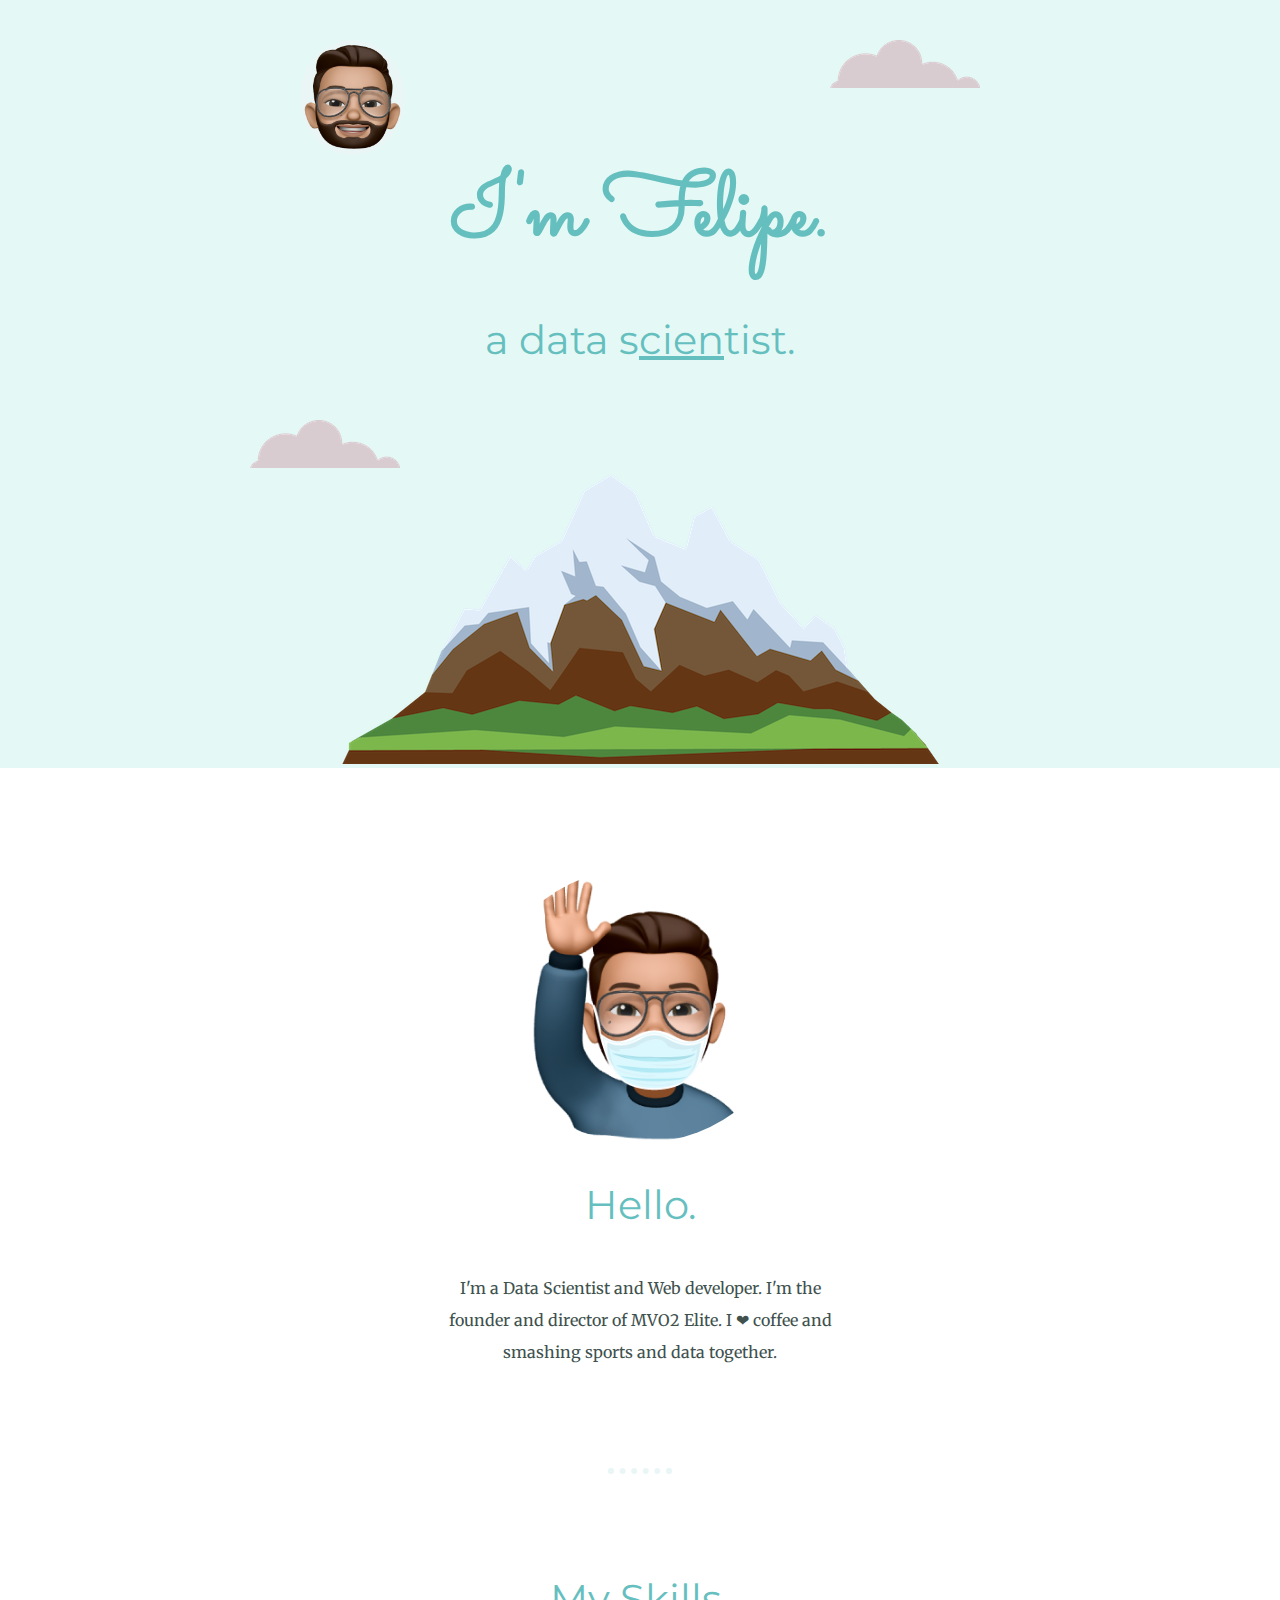
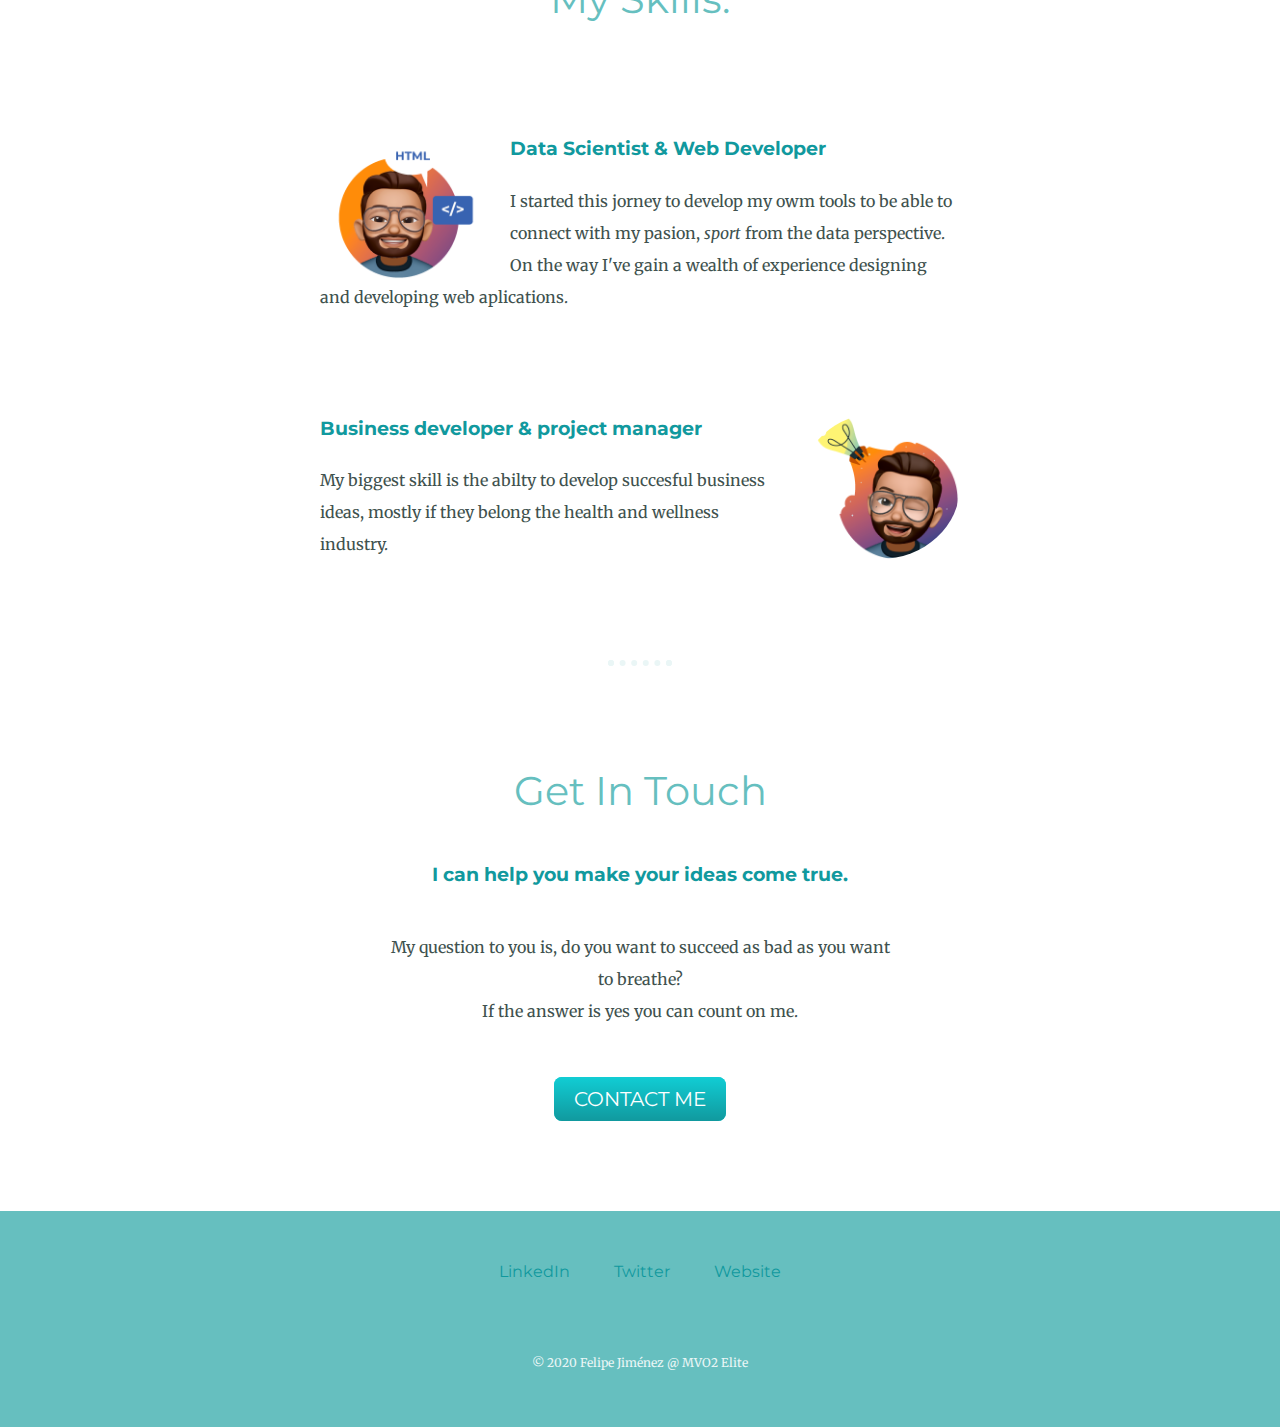
<file: index.html>
<!DOCTYPE html>
<html lang="en" dir="ltr">

<head>
  <meta charset="utf-8">
  <title>Felipe Jiménez</title>
  <link rel="stylesheet" href="css/styles.css">
  <link rel="icon" href="favicon.ico">
  <link href="https://fonts.googleapis.com/css?family=Merriweather|Montserrat|Sacramento&display=swap" rel="stylesheet">

</head>

<body>
  <div class="top-container">

    <img class="feli-arriba" src="images/Feli_sonriente.png" alt="cloud-img">
    <img class="top-cloud" src="images/cloud.png" alt="cloud-img">
    <h1>I'm Felipe.</h1>
    <h2 class="subtitle">a data s<span class="cien">cien</span>tist.</h2>
    <img class="bottom-cloud" src="images/cloud.png" alt="cloud-img">
    <img src="images/mountain.png" alt="mountain-img">
  </div>

  <div class="middle-container">
    <div class="profile">
      <img class="personal_pic" src="images/1.png" alt="un-mae-guapo">
      <h2>Hello.</h2>
      <p class="my-short-description">I'm a Data Scientist and Web developer. I'm the founder and director of MVO2 Elite. I ❤ coffee and smashing sports and data together.</p>
    </div>
    <hr>
    <div class="skills">
      <h2>My Skills.</h2>
      <div class="skill-row">
        <img class="image1" src="images/2.png" alt="pc-image">
        <h3>Data Scientist & Web Developer</h3>
        <p>I started this jorney to develop my owm tools to be able to connect with my pasion, <em>sport</em> from the data perspective. On the way I've gain a wealth of experience designing and developing web aplications.</p>
      </div>
      <div class="skill-row">
        <img class="image2" src="images/3.png" alt="un-mae-guapo">
        <h3>Business developer & project manager</h3>
        <p>My biggest skill is the abilty to develop succesful business ideas, mostly if they belong the health and wellness industry.</p>
      </div>
    </div>
    <hr>
    <div class="contact-me">
      <h2>Get In Touch</h2>
      <h3>I can help you make your ideas come true.</h3>
      <p class="only-question">My question to you is, do you want to succeed as bad as you want to breathe?<br/>
      If the answer is yes you can count on me.</p>
      <a class="btn" href="mailto:fjimenez94@hotmail.com">CONTACT ME</a>
  </div>
</div>



  <div class="bottom-container">
        <a class="footer-link" href="www.linkedin.com/in/felipe-jimenez-jimenez-013689190/">LinkedIn</a>
        <a class="footer-link" href="https://twitter.com/">Twitter</a>
        <a class="footer-link" href="https://mvo2elite.com/">Website</a>
        <p class="copyright">© 2020 Felipe Jiménez @ MVO2 Elite</p>
    </div>
</body>

</html>
</file>
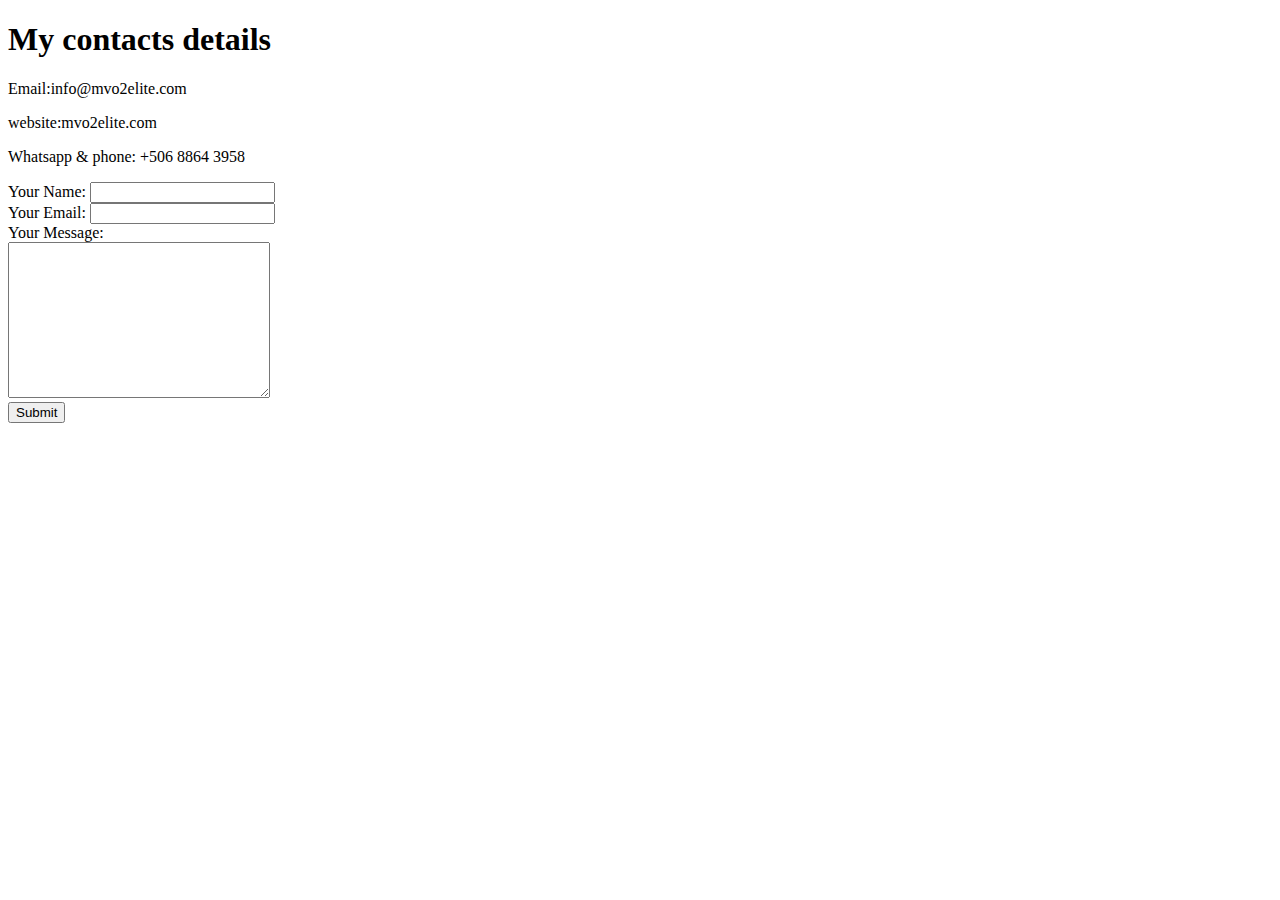
<file: contact.html>
<!DOCTYPE html>
<html lang="en" dir="ltr">
  <head>
    <meta charset="utf-8">
    <title>Contact info</title>
  </head>
  <body>
    <h1>My contacts details</h1>
<p>Email:info@mvo2elite.com</p>
<p>website:mvo2elite.com</p>
<p>Whatsapp & phone: +506 8864 3958</p>

<form class="" action="mailto:fjimenez94@hotmail.com" method="post" enctype="text/plain">
  <label>Your Name:</label>
  <input type="text" name="yourName" value=""><br>
  <label>Your Email:</label>
  <input type="email" name="yourEmail" id=""><br>
  <label>Your Message:</label><br>
  <textarea name="yourMessage" rows="10" cols="30"></textarea><br>

  <input type="submit" name="">

</form>


  </body>
</html>
</file>
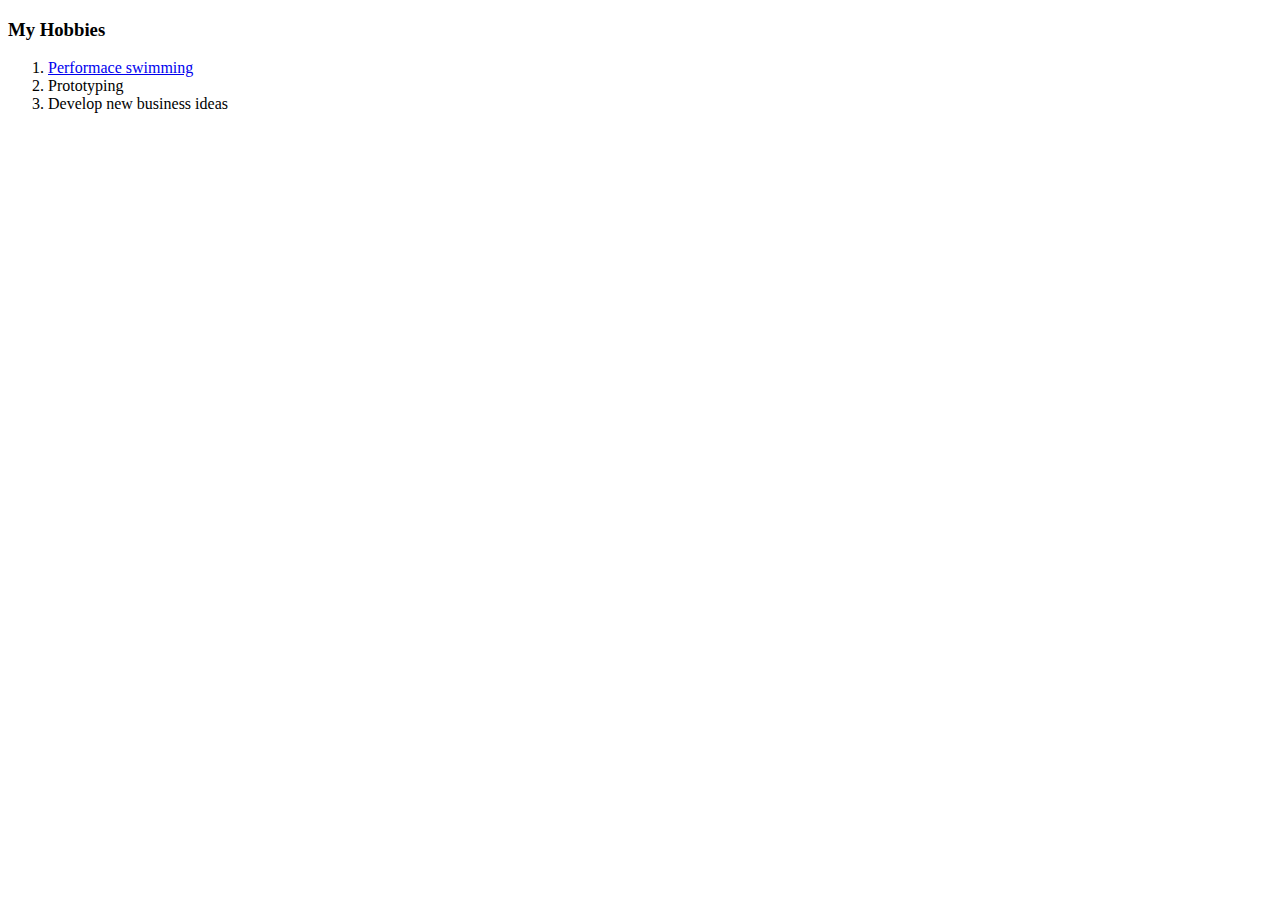
<file: hobbies.html>
<!DOCTYPE html>
<html lang="en" dir="ltr">

<head>
  <meta charset="utf-8">
  <title>My hobbies</title>
</head>

<body>
  <h3>My Hobbies</h3>
  <ol>
    <li><a href="https://www.instagram.com/p/BXsgR-3jt06/">Performace swimming</a></li>
    <li>Prototyping</li>
    <li>Develop new business ideas</li>
  </ol>
</body>

</html>
</file>
<file: css/styles.css>
body {
  color: #40514E;
  margin: 0;
  text-align: center;
  font-family: 'Merriweather', serif;
}

h1 {
  color: #66BFBF;
  font-size: 5.625rem;
  margin: 50px auto 0 auto;
  font-family: 'Sacramento', cursive;
}

h2 {
  color: #66BFBF;
  font-family: 'Montserrat', sans-serif;
  font-size: 2.5rem;
  font-weight: normal;
  padding-bottom: 10px;

}

h3 {
  color: #11999E;
  font-family: 'Montserrat', sans-serif;
  line-height: 1.75;
}

a {
  font-family: 'Montserrat', sans-serif;
  color: #11999E;
  margin: 10px 20px;
  text-decoration: none;
}
a:hover {
  color: #EAF6F6;
}

p {
  line-height: 2;
}

hr {
  border: dotted #EAF6F6 6px;
  border-bottom: none;
  width: 4%;
  margin: 100px auto;
}

.subtitle {
  font-weight: normal;
}

.my-short-description {
  width: 30%;
  margin: auto;
}

.personal_pic {
  border-radius: 100%;
  width: 300px;
}

.image1 {
  border-radius: 100%;
  width: 25%;
  float: left;
  margin-right: 30px;
}

.image2 {
  border-radius: 100%;
  width: 25%;
  float: right;
  margin-left: 30px;
}

.top-container {
  background-color: #e4f9f5;
  padding-top: 100px;
  position: relative;
}

.middle-container {
  margin: 100px 0;
}

.bottom-container {
  background-color: #66BFBF;
  padding: 50px 0 20px;
}

.cien {
  text-decoration: underline;
}

.bottom-cloud {
  position: absolute;
  right: 300px;
  top: 40px;
}

.top-cloud {
  position: absolute;
  left: 250px;
  bottom: 300px;
}

.feli-arriba {
  height: 15%;
  border-radius: 100%;
  background-color: #EAF6F6;
  position: absolute;
  left: 300px;
  top: 40px;

}

.skill-row {
  width: 50%;
  margin: 100px auto 100px auto;
  text-align: left;
  line-height: 2;
}

.btn {
  margin: 100px auto 100px auto;
  background: #11cdd4;
  background-image: -webkit-gradient(top, #11cdd4, #11999e);
  background-image: -webkit-linear-gradient(top, #11cdd4, #11999e);
  background-image: -moz-linear-gradient(top, #11cdd4, #11999e);
  background-image: -ms-linear-gradient(top, #11cdd4, #11999e);
  background-image: -o-linear-gradient(top, #11cdd4, #11999e);
  background-image: linear-gradient(to bottom, #11cdd4, #11999e);
  -webkit-border-radius: 8;
  -moz-border-radius: 8;
  border-radius: 8px;
  font-family: 'Montserrat', sans-serif;
  color: #ffffff;
  font-size: 20px;
  padding: 10px 20px 10px 20px;
  text-decoration: none;
}

.btn:hover {
  background: #30e3cb;
  background-image: -webkit-gradient(top, #30e3cb, #2bc4ad);
  background-image: -webkit-linear-gradient(top, #30e3cb, #2bc4ad);
  background-image: -moz-linear-gradient(top, #30e3cb, #2bc4ad);
  background-image: -ms-linear-gradient(top, #30e3cb, #2bc4ad);
  background-image: -o-linear-gradient(top, #30e3cb, #2bc4ad);
  background-image: linear-gradient(to bottom, #30e3cb, #2bc4ad);
  text-decoration: none;
}

.only-question {
  width: 40%;
  margin: 40px auto 60px;
}




.copyright {
  margin-top: 50px;
  color: #EAF6F6;
  font-size: 0.75rem;
  padding: 20px 0;
}
</file>
